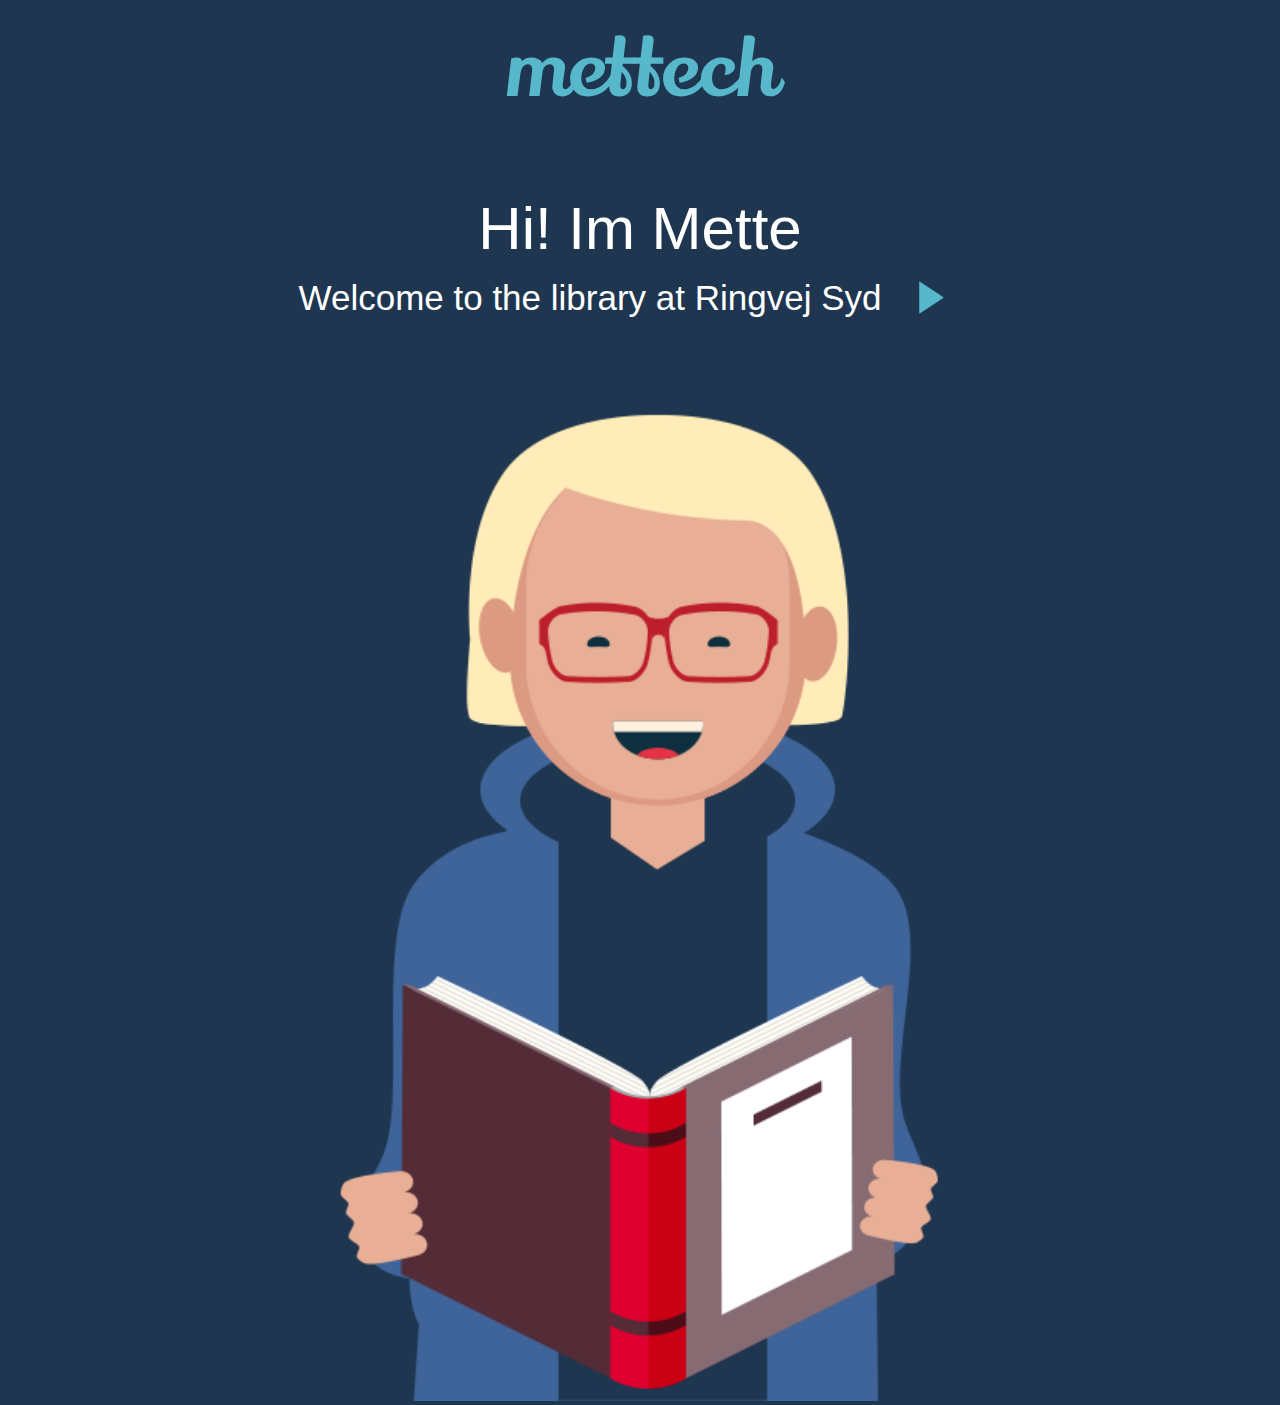
<file: index.html>
<!DOCTYPE html>
<html lang="da">
<head>
    <meta charset="utf-8">
    <!--HUSK AT UDFYLDE SEO-->
    <meta name="description" content="">
    <meta name="viewport" content="width=device-width, initial-scale=1.0">
    <title></title>
    <link rel="stylesheet" href="css/style.css">
    
    <link href="https://fonts.googleapis.com/css?family=Lily+Script+One" rel="stylesheet">
</head>

<body onclick="window.location.href='welcome.html';" style="cursor:pointer; width:100%; height:100%;">
   
   <header id="headerforside"> 
   
	   <a href="index.html"><h1 id="mettechforside">mettech</h1></a>
   
   </header>
   
   <div id="forside-container">
   
   <h2 class="overskrift hi">Hi! Im Mette</h2>
   
   <div class="videre-container">
   <p class="tekst welcome">Welcome to the library at Ringvej Syd</p>
       <a href="welcome.html"> 
       <img id="videre" src="images/videre.png">
       </a>
   
   </div>
   <a href="welcome.html">
   <img id="welcomemette" src="images/mettewelcome.png" alt="illustration af Mette">
	   </a>
   
	</div>
   
    <script src=""></script>
</body>
</html>
</file>
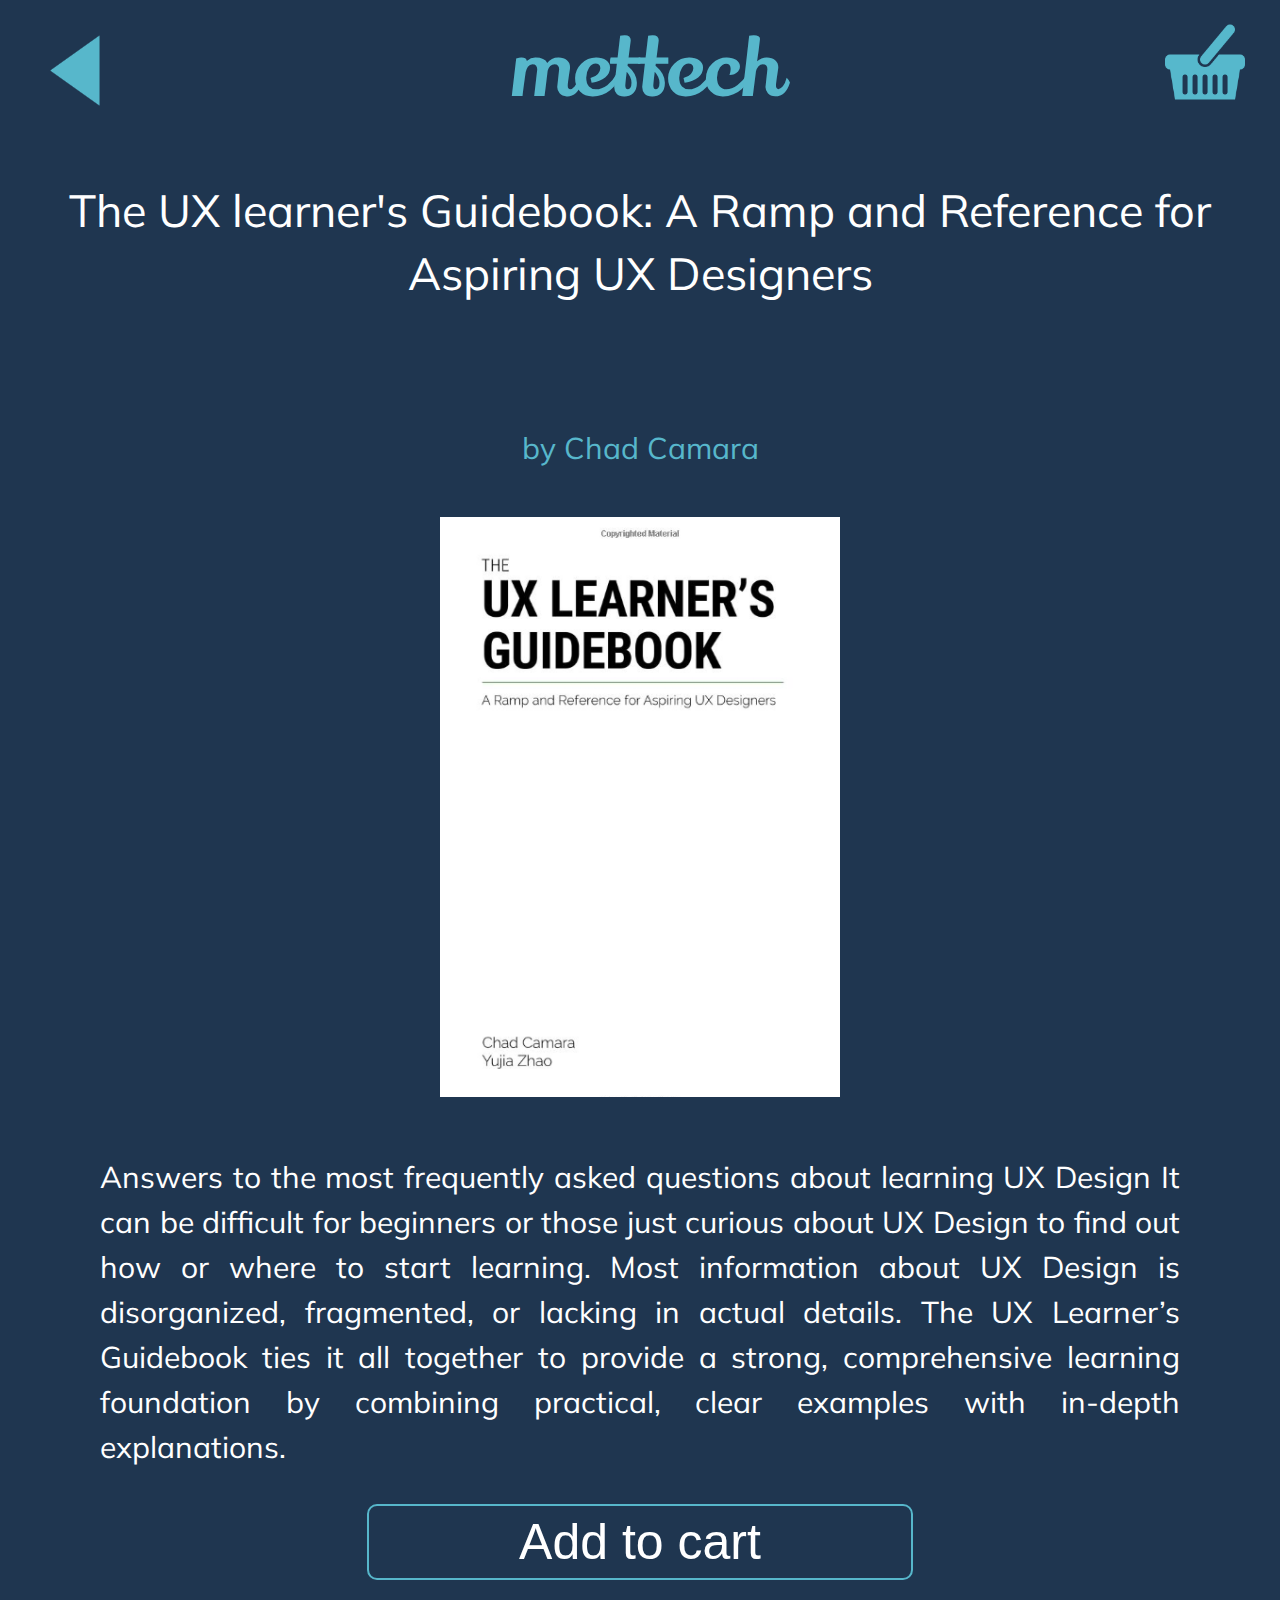
<file: bog.html>
<!DOCTYPE html>
<html lang="">
<head>
  <meta charset="utf-8">
    <meta name="despriction" content="">
    <!-- husk at udfylde beskrivelse til SEO i content=""-->
  <meta name="viewport" content="width=device-width, initial-scale=1.0">
  <title></title>
  <link rel="stylesheet" href="css/style.css">
  <link href="https://fonts.googleapis.com/css?family=Muli" rel="stylesheet">
  <link href="https://fonts.googleapis.com/css?family=Lily+Script+One" rel="stylesheet">
  
 
  
</head>


<body>
 
  
  <header> 
       <a href="javascript:history.back()"><img id="tilbage" src="images/tilbage.png">
   </a>
   <a href="index.html"><h1 id="mettechforside">mettech</h1></a>
	  <a href="cart.html"><img id="bog" src="images/bog.png"></a>
   </header>
   
   
    <p class="tekst-bigger tekst">The UX learner's Guidebook: A Ramp and Reference for Aspiring UX Designers</p>
    <p id="blue-small">by Chad Camara</p>
    
    <img id="uxbook" src="images/ux-bog.png">
    
    <p id="bog-tekst">Answers to the most frequently asked questions about learning UX Design It can be difficult for beginners or those just curious about UX Design to find out how or where to start learning. Most information about UX Design is disorganized, fragmented, or lacking in actual details. The UX Learner’s Guidebook ties it all together to provide a strong, comprehensive learning foundation by combining practical, clear examples with in-depth explanations. </p>
   

  
  <!-- Trigger/Open The Modal -->

<button id="myBtn">Add to cart</button>

<!-- The Modal -->
<div id="myModal" class="modal">

  <!-- Modal content -->
  <div class="modal-content">

    <p class="tekst-bigger">Book added to your cart</p>
    
      <!-- KNAP HER med KEEP LOOKING-->

<section class="button-section">

<a href="bog.html" title="keep" target="_self"><button class="pop-btn tekst space-btn">
  Keep looking
</button></a>

</section>

   
     <!-- KNAP HER med ADD GO TO CART-->

<section class="button-section">

<a href="cart.html" title="cart" target="_self"><button class="tekst space-btn">
  Go to cart
</button></a>

</section>
    
    
  </div>

</div>
   
   <script>
       
       
// Get the modal
var modal = document.getElementById('myModal');

// Get the button that opens the modal
var btn = document.getElementById("myBtn");


// When the user clicks the button, open the modal 
btn.onclick = function() {
    modal.style.display = "block";
}

// When the user clicks anywhere outside of the modal, close it
window.onclick = function(event) {
    if (event.target == modal) {
        modal.style.display = "none";
    }
}


</script>
   
</body>
</html>
</file>
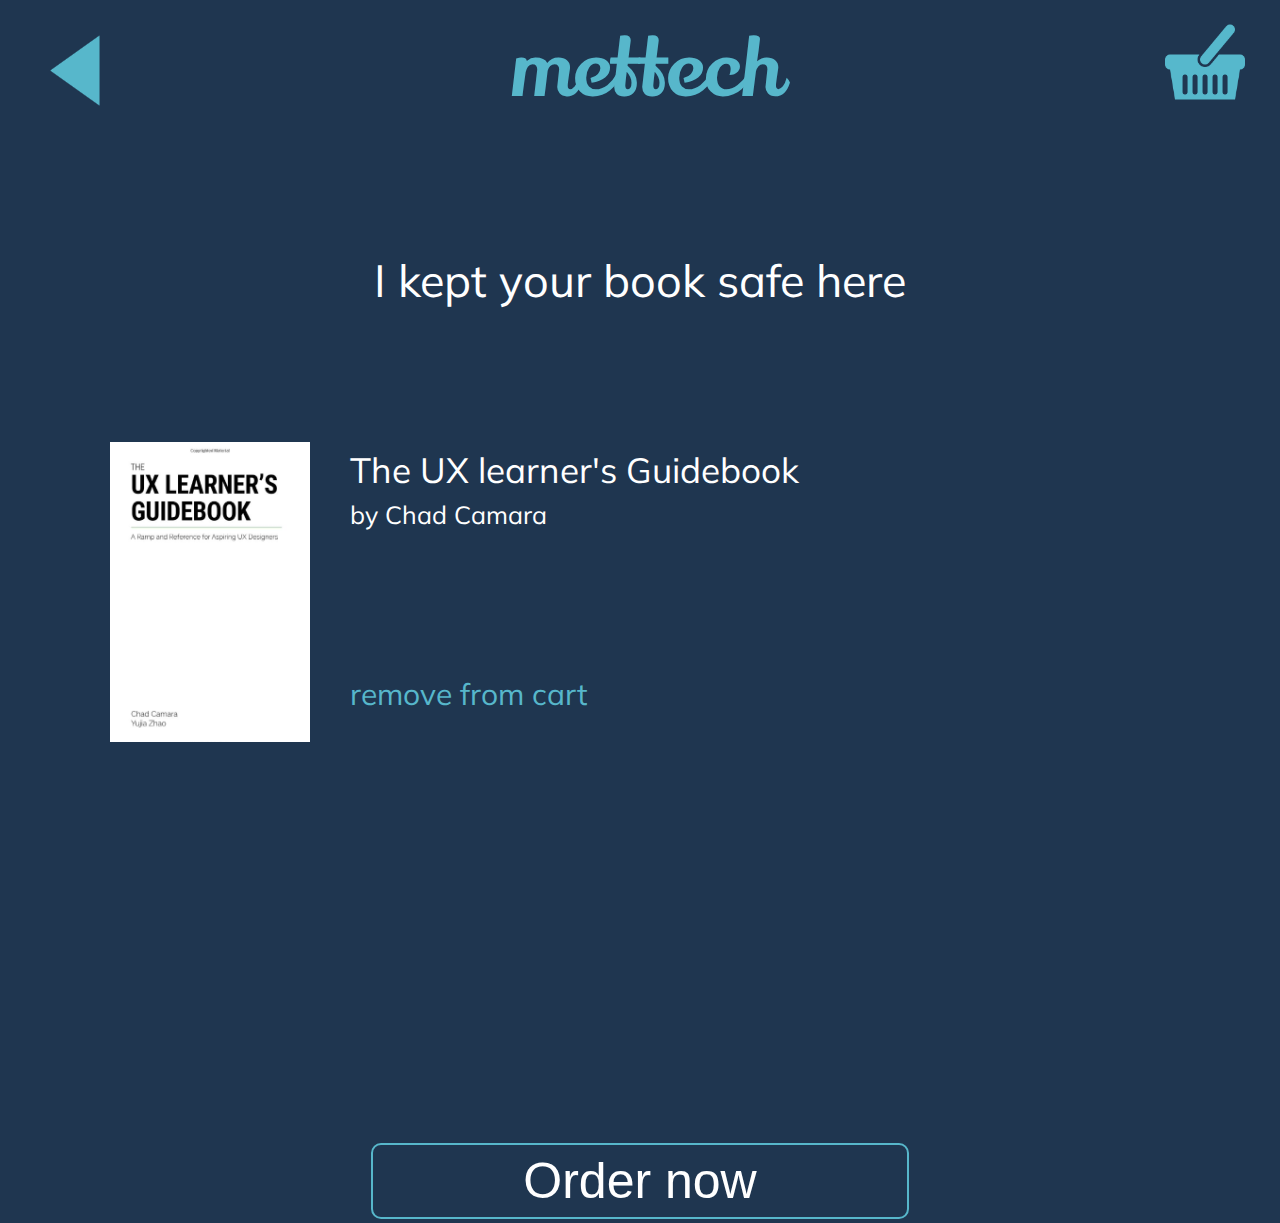
<file: cart.html>
<!DOCTYPE html>
<html lang="">
<head>
  <meta charset="utf-8">
    <meta name="despriction" content="">
    <!-- husk at udfylde beskrivelse til SEO i content=""-->
  <meta name="viewport" content="width=device-width, initial-scale=1.0">
  <title></title>
  <link rel="stylesheet" href="css/style.css">
  <link href="https://fonts.googleapis.com/css?family=Muli" rel="stylesheet">
  <link href="https://fonts.googleapis.com/css?family=Lily+Script+One" rel="stylesheet">
</head>

<body>
 
 <header> 
 <a href="javascript:history.back()"><img id="tilbage" src="images/tilbage.png">
   </a>
   <a href="index.html"><h1 id="mettechforside">mettech</h1></a>
	 <a href="cart.html"><img id="bog" src="images/bog.png"></a>
   </header>


<div class="shopping-cart">
    <p class="tekst tekst-bigger">I kept your book safe here</p>
    
    <div class="cart-container">
    <img id="bog-cart" src="images/ux-bog.png">
    
    <div class="cart-container-to">
    <p class="tekst">The UX learner's Guidebook</p>
    <p id="tekst-smaller">by Chad Camara</p>
      <p id="blue-small">remove from cart</p>
      </div>
      </div>
    
    
</div>


          <!-- KNAP HER med ORDER NOW-->

<section class="button-section">

<a href="studentnumber.html" title="order" target="_self"><button id="order">
  Order now
</button></a>

</section>
</body>
</html>
</file>
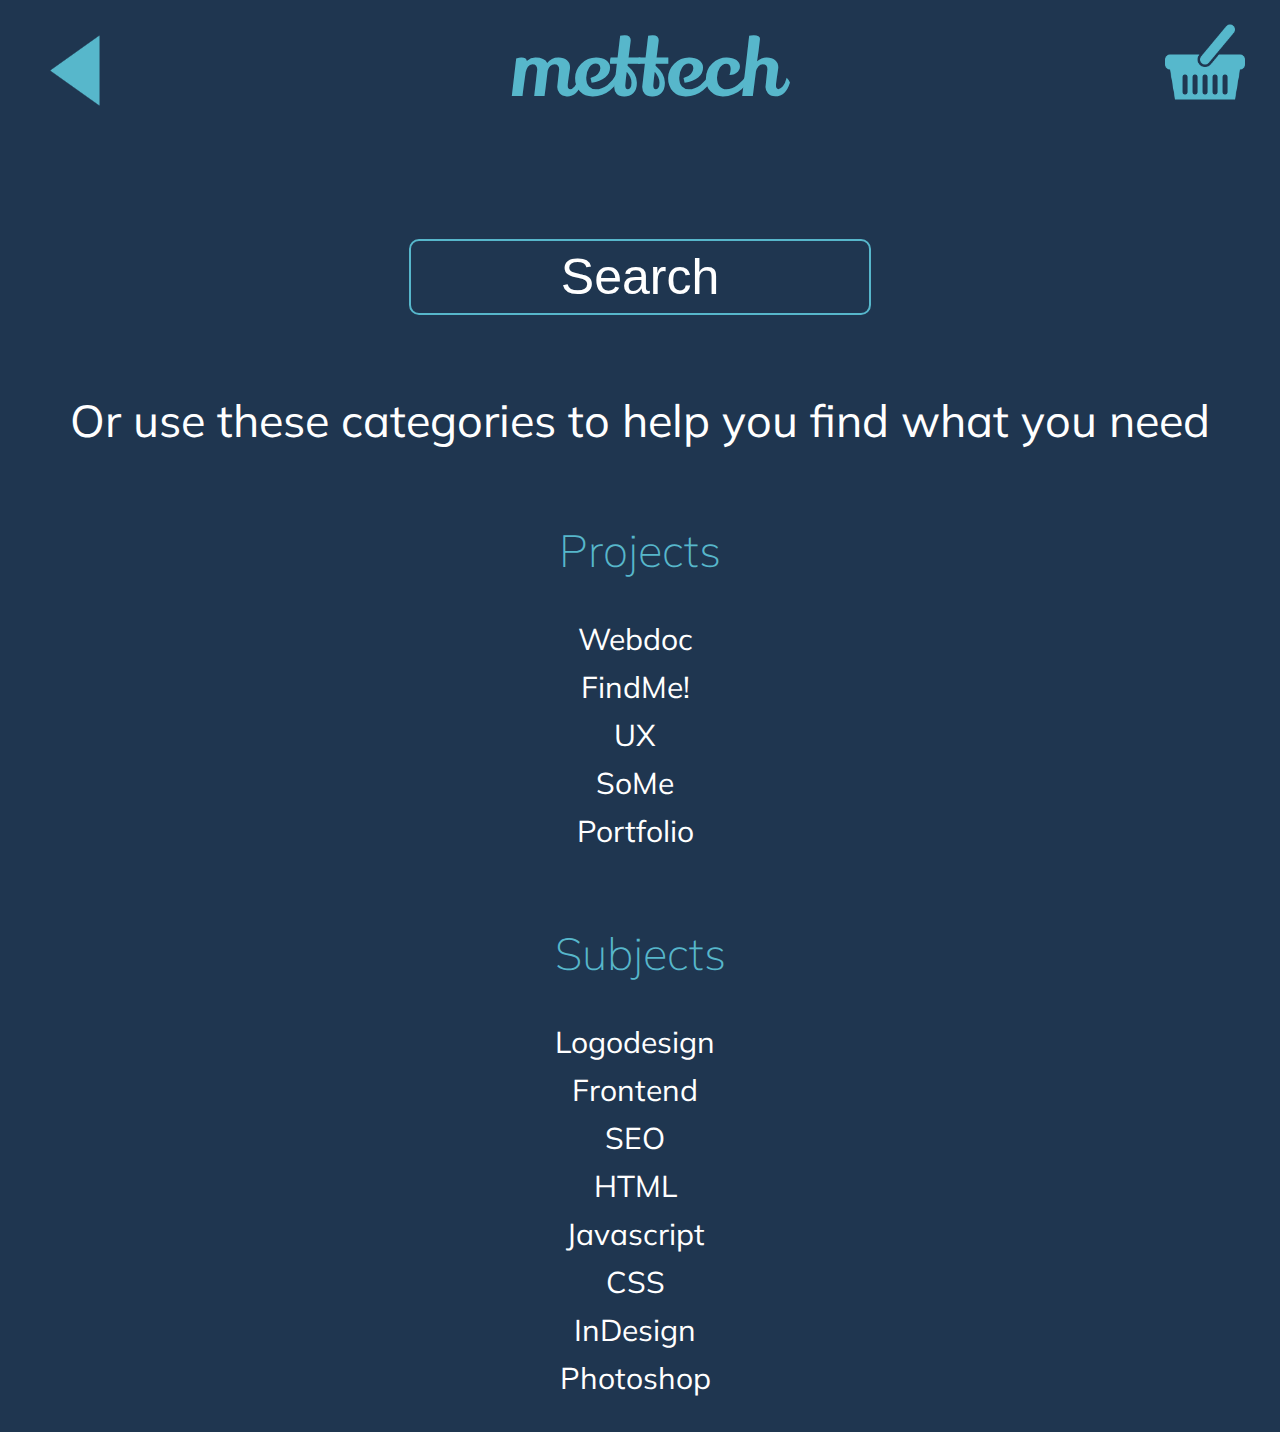
<file: categories.html>
<!DOCTYPE html>
<html lang="">
<head>
  <meta charset="utf-8">
    <meta name="despriction" content="">
    <!-- husk at udfylde beskrivelse til SEO i content=""-->
  <meta name="viewport" content="width=device-width, initial-scale=1.0">
  <title></title>
  <link rel="stylesheet" href="css/style.css">
  <link href="https://fonts.googleapis.com/css?family=Muli" rel="stylesheet">
  <link href="https://fonts.googleapis.com/css?family=Lily+Script+One" rel="stylesheet">
</head>

<body>
  
  <header> 
       <a href="javascript:history.back()"><img id="tilbage" src="images/tilbage.png">
   </a>
   <a href="index.html"><h1 id="mettechforside">mettech</h1></a>
	  <a href="cart.html"><img id="bog" src="images/bog.png"></a>
   </header>
   
       <!-- KNAP HER med LET'S GO-->

<section class="button-section">

<a href="search.html" title="search" target="_self"><button id="topp">
  Search
</button></a>

</section>
  
  <p class="tekst tekst-bigger top spacecat"> Or use these categories to help you find what you need</p>
  <div class="projekter-container top">
     <h2>Projects</h2>
   <ul class="small-tekst">
      <a href="oops.html"> <li>Webdoc</li>
       <li>FindMe!</li></a>
      <a href="results.html"> <li>UX</li></a>
      <a href="oops.html"> <li>SoMe</li>
          <li>Portfolio</li></a>
   </ul>
  </div>
  
  
    <div class="subjects-container top">
     <h2>Subjects</h2>
   <ul class="small-tekst">
       <a href="oops.html"><li>Logodesign</li>
       <li>Frontend</li>
       <li>SEO</li>
       <li>HTML</li>
       <li>Javascript</li>
       <li>CSS</li>
       <li>InDesign</li>
       <li>Photoshop</li>
       </a>
   </ul>
  </div>

</body>
</html>
</file>
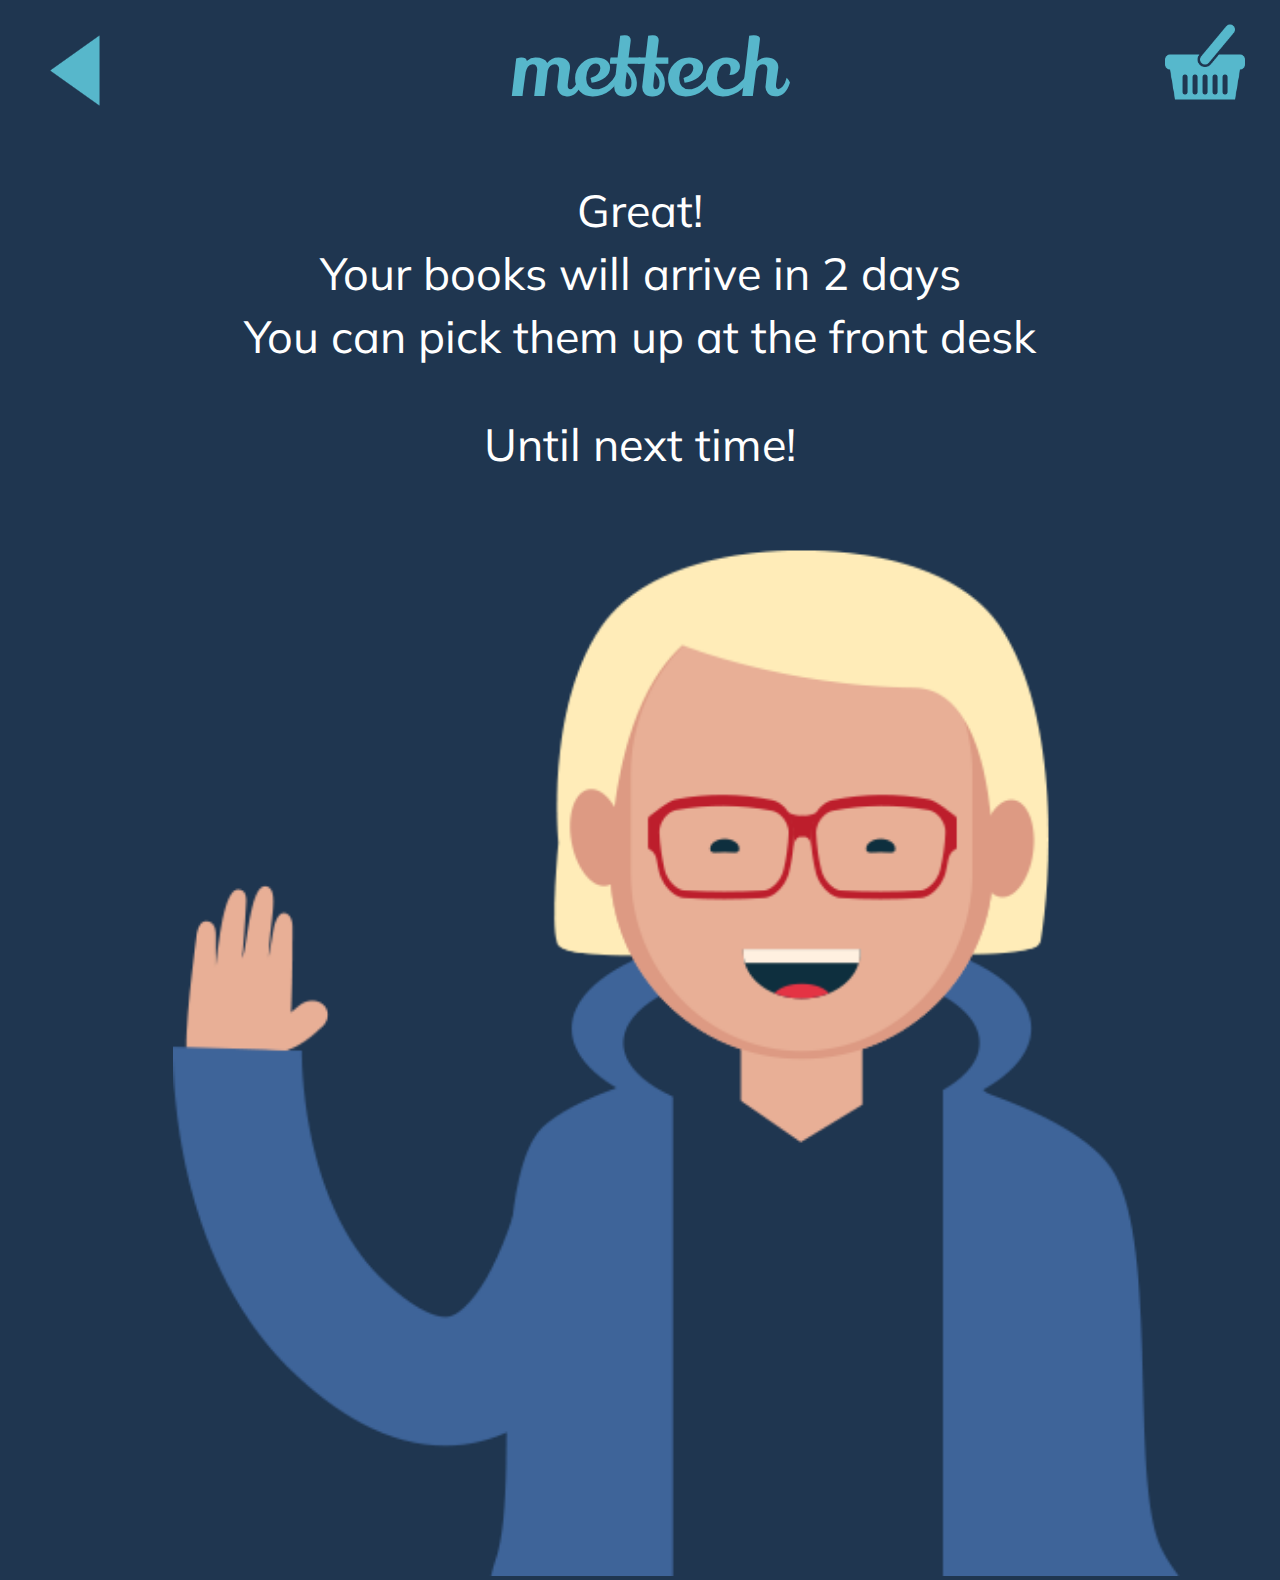
<file: great.html>
<!DOCTYPE html>
<html lang="da">
<head>
    <meta charset="utf-8">
    <!--HUSK AT UDFYLDE SEO-->
    <meta name="description" content="">
    <meta name="viewport" content="width=device-width, initial-scale=1.0">
    <title></title>
    <link rel="stylesheet" href="css/style.css">
    <link href="https://fonts.googleapis.com/css?family=Lily+Script+One" rel="stylesheet">
    <link href="https://fonts.googleapis.com/css?family=Muli" rel="stylesheet">
</head>

<body>
   
   <header> 
    <a href="javascript:history.back()"><img id="tilbage" src="images/tilbage.png">
   </a>
   <a href="index.html"><h1 id="mettechforside">mettech</h1></a>
	   <a href="cart.html"><img id="bog" src="images/bog.png"></a>
   </header>
   
<p class="tekst tekst-bigger">Great! <br> Your books will arrive in 2 days</p>
<p class="tekst tekst-bigger bunden">You can pick them up at the front desk</p>
<p class="tekst tekst-bigger bunden">Until next time!</p>
  
  <img id="hejhej" src="images/mettehejhej.png">
   
  </body>
  
</html>
</file>
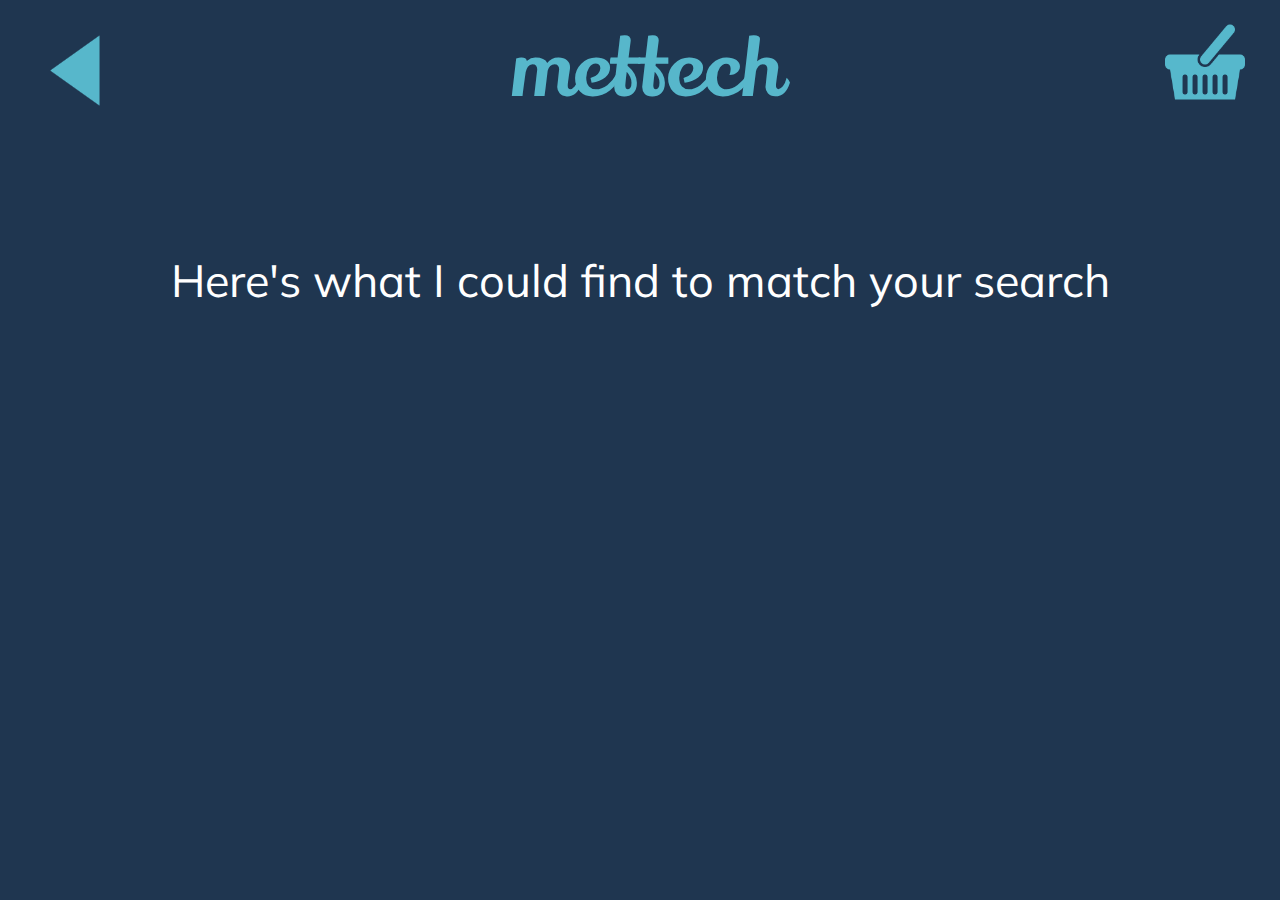
<file: results.html>
<!DOCTYPE html>
<html lang="da">
<head>
    <meta charset="utf-8">
    <!--HUSK AT UDFYLDE SEO-->
    <meta name="description" content="">
    <meta name="viewport" content="width=device-width, initial-scale=1.0">
    <title>Resultat</title>
    <link rel="stylesheet" href="css/style.css">
    <link href="https://fonts.googleapis.com/css?family=Lily+Script+One" rel="stylesheet">
    <link href="https://fonts.googleapis.com/css?family=Muli" rel="stylesheet">
    
    <script src="https://cdnjs.cloudflare.com/ajax/libs/jquery/3.3.1/jquery.min.js"></script>
    
    <script src="js/biblo.js"></script>
    
</head>

<body>
   
   <header> 
    <a href="javascript:history.back()"><img id="tilbage" src="images/tilbage.png">
   </a>
   <a href="index.html"><h1 id="mettechforside">mettech</h1></a>
	   <a href="cart.html"><img id="bog" src="images/bog.png"></a>
   </header>
   
<p class="tekst tekst-bigger top">Here's what I could find to match your search</p>
  
      
      	<a href="bog.html">
      	<div id="indhold">
      		
      	</div>
      	</a>
      
        


   
  </body>
  
</html>


<script>
$('a.redirect').click(function (event) {
  event.preventDefault();
  var href = $(this).attr('href')
  window.location='http://www.shopeeon.com?ver=' + href;
});

</script>
</file>
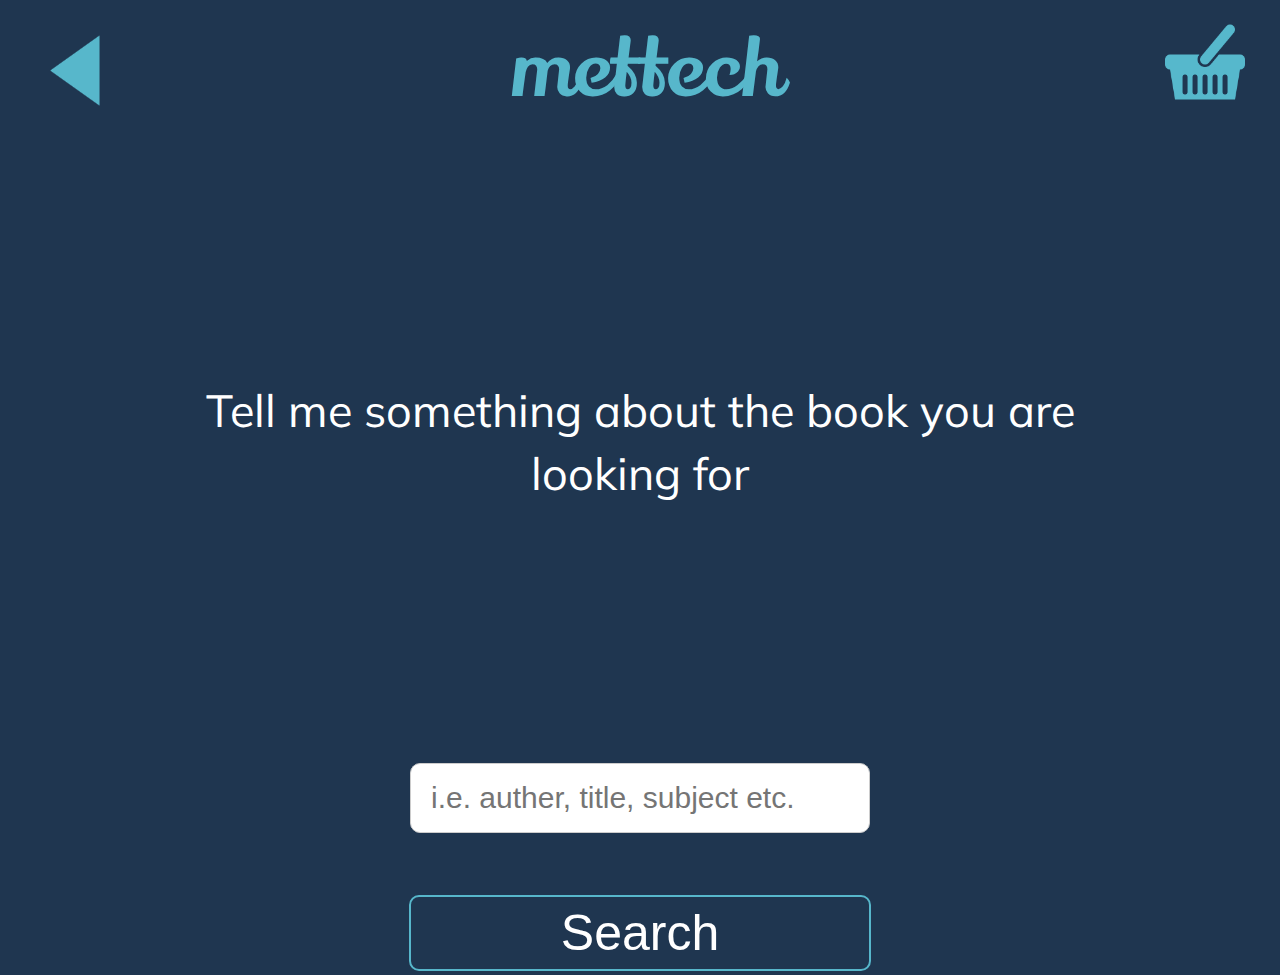
<file: search.html>
<!DOCTYPE html>
<html lang="da">
<head>
    <meta charset="utf-8">
    <!--HUSK AT UDFYLDE SEO-->
    <meta name="description" content="">
    <meta name="viewport" content="width=device-width, initial-scale=1.0">
    <title></title>
    <link rel="stylesheet" href="css/style.css">
    <link href="https://fonts.googleapis.com/css?family=Lily+Script+One" rel="stylesheet">
    <link href="https://fonts.googleapis.com/css?family=Muli" rel="stylesheet">
</head>

<body>
   
   <header> 
    <a href="javascript:history.back()"><img id="tilbage" src="images/tilbage.png">
   </a>
   <a href="index.html"><h1 id="mettechforside">mettech</h1></a>
	   <a href="cart.html"><img id="bog" src="images/bog.png"></a>
   </header>
   
<p class="tekst tekst-bigger space">Tell me something about the book you are looking for</p>
  
        
<div id=form>
  <form action="/action_page.php">
    <input type="text" id="fname" name="firstname" placeholder="i.e. auther, title, subject etc.">
      
  </form>
</div>
   <section class="button-section">

<a href="results.html" title="search" target="_self"><button >
  Search
</button></a>

</section>
   

   
  </body>
  
</html>
</file>
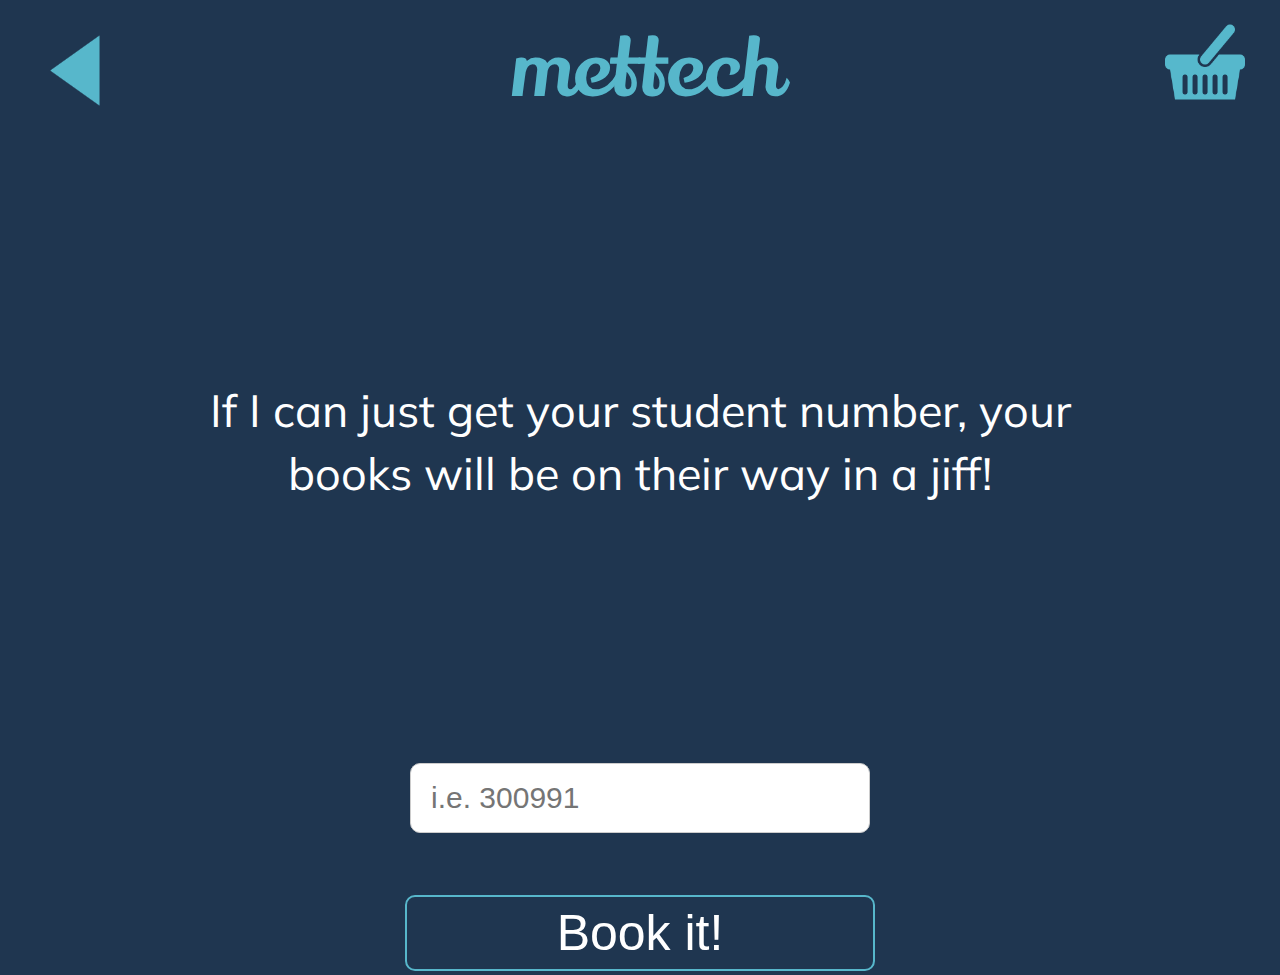
<file: studentnumber.html>
<!DOCTYPE html>
<html lang="">
<head>
    <meta charset="utf-8">
    <meta name="viewport" content="width=device-width, initial-scale=1.0">
    <title></title>
    <link rel="stylesheet" href="css/style.css">
    
    <link href="https://fonts.googleapis.com/css?family=Muli" rel="stylesheet">
    
    <link href="https://fonts.googleapis.com/css?family=Lily+Script+One" rel="stylesheet">
    
</head>

<body>


<header> 
    <a href="javascript:history.back()"><img id="tilbage" src="images/tilbage.png">
   </a>
   <a href="index.html"><h1 id="mettechforside">mettech</h1></a>
	<a href="cart.html"><img id="bog" src="images/bog.png"></a>
   </header>

    <p class="tekst tekst-bigger space">If I can just get your student number, your books will be on their way in a jiff!<p>
       
<div id=form>
  <form action="/action_page.php">
    <input type="text" id="fname" name="firstname" placeholder="i.e. 300991">
      
  </form>
</div>


<!-- KNAP HER med LET'S GO-->

<section class="button-section">

<a href="great.html" title="Let's go" target="_self"><button class="button">
  Book it!
</button></a>

</section>



</body>
</html>
</file>
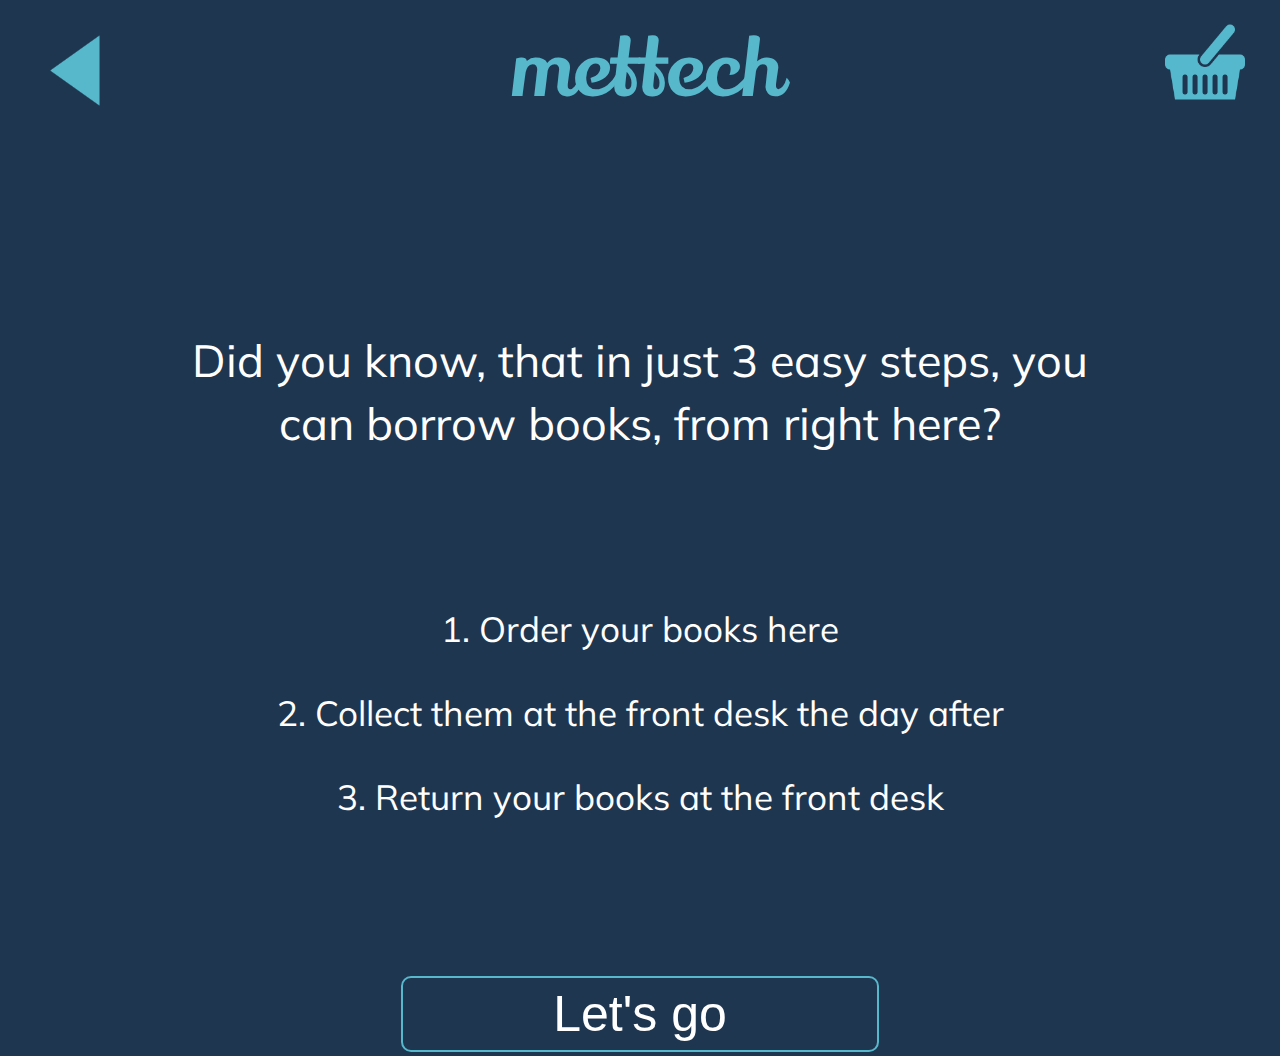
<file: welcome.html>
<!DOCTYPE html>
<html lang="">
<head>
    <meta charset="utf-8">
    <meta name="viewport" content="width=device-width, initial-scale=1.0">
    <title></title>
    <link rel="stylesheet" href="css/style.css">
    
    <link href="https://fonts.googleapis.com/css?family=Muli" rel="stylesheet">
    
    <link href="https://fonts.googleapis.com/css?family=Lily+Script+One" rel="stylesheet">
    
</head>

<body>


<header> 
   <a href="javascript:history.back()"><img id="tilbage" src="images/tilbage.png">
   </a>
   <a href="index.html"><h1 id="mettechforside">mettech</h1></a>
	<a href="cart.html"><img id="bog" src="images/bog.png"></a>
</header>




    <p class="tekst tekst-bigger welcomespace">Did you know, that in just 3 easy steps, you can borrow books, from right here?<p>
       
    <article class="tekst">

     <p class="tekst">1. Order your books here</p>
     
     <p class="tekst">2. Collect them at the front desk the day after</p>

    <p class="space3 tekst">3. Return your books at the front desk</p>

   
    </article>


     <!-- KNAP HER med LET'S GO-->

<section class="button-section">

<a href="categories.html" title="Let's go" target="_self"><button>
  Let's go
</button></a>

</section>



</body>
</html>
</file>
<file: css/style.css>
Html, body {
    background-color: #1F3650; 
    margin:0;
	text-align: center;

}

.tekst {
    font-family: 'Muli', sans-serif; 
    font-size: 35px;
    line-height: 1.4;
    color: white;
    text-align: center;
}

.overskrift {
    font-family: 'Muli', sans-serif; 
    font-size: 60px;
    color: white; 
    text-align: center;
    
}

.tekst-bigger {
    font-size: 45px;
    margin:0;
    
}

.tekst-smaller {
    font-size: 25px;
    margin-top: 4px;
}

/*---HEADER---*/

h1 {
    font-family: lily script one; 
    color: #57B7CB;
    font-size: 80px;
    font-weight: 100;
    text-align: center;
    margin-top: 15px;
}
header a {
		text-decoration: none;

}

#tilbage {
    width: 40%;
    height: 40%; 
    margin-left: 25px;
    margin-top: 35px;
}

#bog {
	width: 80px;
    margin-right: 35px;
    margin-top: 22px;
}

header {
    width: 100%;
    display: flex; 
    justify-content: space-between;
    
}


/*---FORSIDE---*/


#welcomemette {
    width:620px;
    margin-top:38px;
      
}

.hi{
    margin-bottom:10px;
}
.welcome {
    margin-top:0;
}

#headerforside {
    display: flex; 
    justify-content: center;
}

#videre {
    width:25%;
    height: 40%;
    margin-top: 8%;
    
}

.videre-container {
    display: flex;
    justify-content: center;
}

.welcomespace{
    margin: 150px;
}

.space3 {
    margin-bottom: 150px;
}

/*---GREAT---*/


#hejhej {
    width: 80%;
    margin-left: 7%;
    margin-top: 8px;
    
}
.bunden {
    margin-bottom: 45px;;
}


/*---SEARCH---*/ 

.button a{
    
    color: #FFFFFF;
    text-decoration:none; 
}

button {
    border-radius: 10px;
    background: none;
    color: #fff;
    border: 2px #57B7CB solid;
    padding: 7px 150px;
    display: inline-block;
    font-size: 50px;
    margin: 4px 2px;
    cursor: pointer;
}

.button-section {
    text-align: center;
}
    
.space {
    margin: 200px 
}

/*---RESULT---*/ 

h3 {
	text-decoration: none;
    color: white;
}

#indhold {
	width: 80%;
	margin-right: auto;
	margin-left: auto;
}

#indhold a {
	text-decoration: none;
	color: red;
   
}

#indhold h3 {
  font-family: 'Muli', sans-serif;
    color: #57B7CB;
    font-size: 40px;
    font-weight: 100;
    text-align: center;
    margin-top: 130px;
	text-decoration: underline;
	text-decoration-color: #1F3650;
    color: white;
 }

#indhold p {
	padding-top: 10px;
	font-weight: lighter;
	color: #57b7cb;
	
}


.enForside {
  width: 300px;
  height: auto;
  
}

p {
  font-family: 'Muli', sans-serif;
    font-size: 25px;
    margin-top: 4px;
    color: white;
    text-align: center;
}



/*---STUDENTNUMBER---*/

input[type=text], select {
    width: 460px;
    padding: 1px 20px;
    margin: 8px 0;
    display: inline-block;
    border: 1px solid #ccc;
    border-radius: 10px;
    box-sizing: border-box;
    font-size: 30px;
    height: 70px;

}

input[type=submit] {
    width: 100%;
    padding: 14px 20px;
    margin: 8px 0;
    border-radius: 44px;
    cursor: pointer;
}

#form {
    border-radius: 5px;
    padding: 50px;
    text-align: center;
}


.ups-mette {
    width: 740px;
    margin-top: 60px;
}

/*---categories---*/

.blue {
    color: #57B7CB;
}

ul {
    list-style: none;
    margin-right: 50px;
}

.top {
    margin-top: 70px;
}

#topp {
    margin-top:60px;
}


.small-tekst {
    font-family: 'Muli', sans-serif; 
    font-size: 30px;
    line-height: 1.6;
    color: white;
    text-align: center;
    margin-top:0;
}
h2 {

    font-family: 'Muli', sans-serif; 
    color: #57B7CB;
    font-size: 45px;
    font-weight: 100;
    text-align: center;
    margin-top: 15px;
    
    
}
.spacecat {
    margin-left: 60px;
    margin-right:60px;
}


/*---UX BOOK---*/

#uxbook {
    width: 400px;
    padding-top: 20px;
}

#blue-small {
    color: #57B7CB;
    padding-top: 20px;
    font-size: 30px;
}

#bog-tekst {
    font-size: 30px;
    line-height: 1.5;
    text-align: justify;
    padding-left: 100px;
    padding-right: 100px;
    padding-top: 50px;
}

#bog-margin {
    
    margin-top:50px;
    margin-bottom: 50px;
}

/*---CART---*/

#bog-cart {
    width: 200px;
    height: 300px;
}

.cart-container {
    display: flex;
    width: 100%;
    margin-top: 130px;
margin-left: 110px;
    
    
}

.cart-container-to > p {
    text-align: left;
}

.cart-container-to {
    padding-left: 40px;
}

#blue-small {
    padding-top: 120px;
}

.shopping-cart {
    margin-top: 70px;
}

#order {
    margin-top: 400px;
}

.cart-container-to > .tekst {
    margin-bottom: 0;
}


a {
    text-decoration: none; 
    color: white;
}

/* The Modal (background) */
.modal {
    display: none; /* Hidden by default */
    position: fixed; /* Stay in place */
    z-index: 1; /* Sit on top */
    left: 0;
    top: 0;
    width: 100%; /* Full width */
    height: 100%; /* Full height */
    overflow: auto; /* Enable scroll if needed */
    background-color: rgb(0,0,0); /* Fallback color */
    background-color: rgba(0,0,0,0.7); /* Black w/ opacity */
}

/* Modal Content/Box */
.modal-content {
    background-color: #1f3650;
    margin: 50% auto; /* 15% from the top and centered */
    padding: 20px;
    width: 80%; /* Could be more or less, depending on screen size */
}



.pop-btn {
    padding: 7px 126px;

}

.space-btn {  
    margin-bottom: 40px;
}

.modal-content > p {
    margin-bottom: 50px;
    margin-top: 35px;
}


#myBtn {
    margin-bottom: 60px; 
}
</file>
